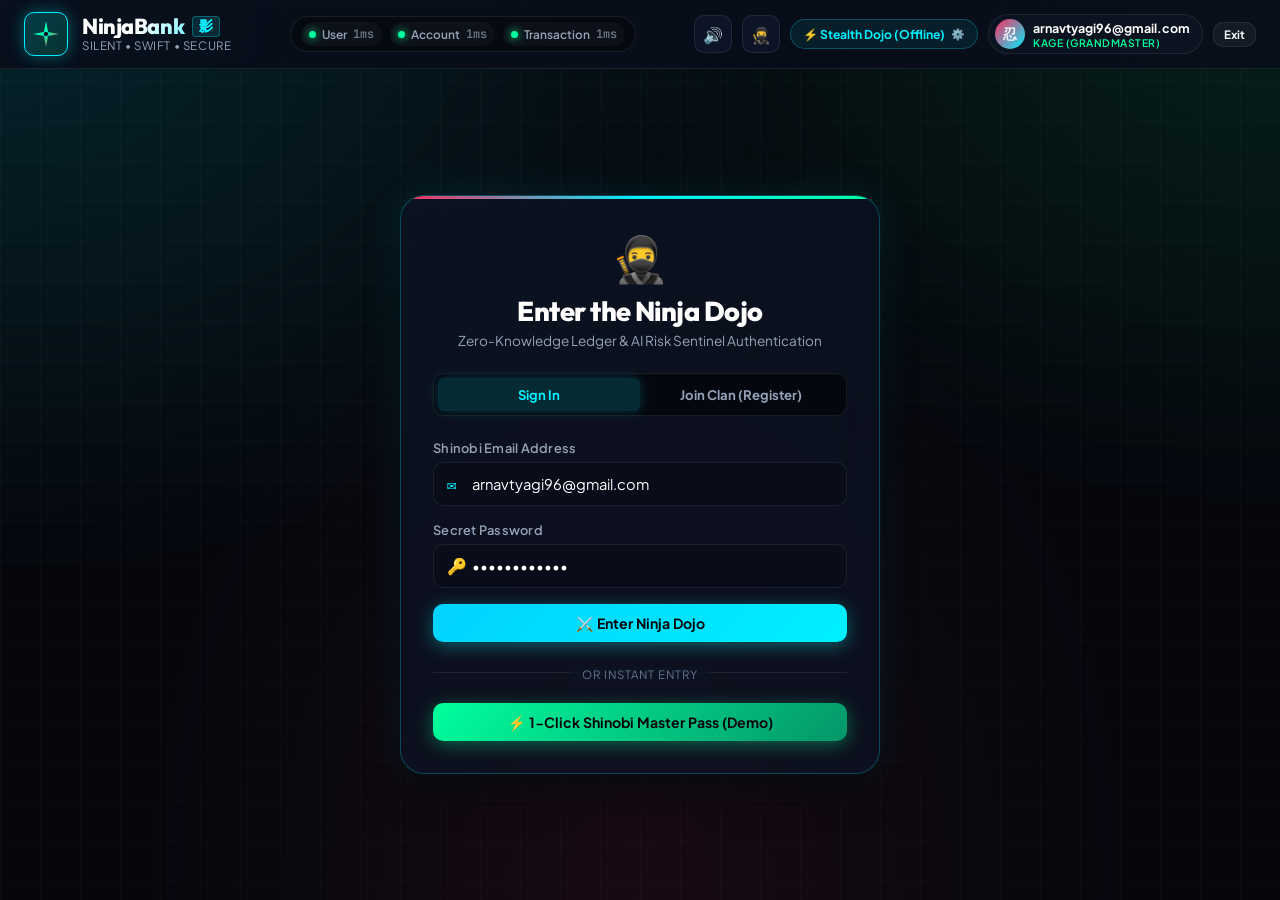
<file: index.html>
<!DOCTYPE html>
<html lang="en">
<head>
  <meta charset="UTF-8">
  <meta name="viewport" content="width=device-width, initial-scale=1.0">
  <title>NinjaBank 🥷 - Autonomous Shinobi Banking & Risk Sentinel</title>
  <meta name="description" content="Next-generation stealth core banking platform featuring double-entry ledger, deterministic AI risk engine, and microservices architecture.">
  <link rel="stylesheet" href="./css/ninja.css?v=5.0">
  <link rel="icon" href="data:image/svg+xml,<svg xmlns=%22http://www.w3.org/2000/svg%22 viewBox=%220 0 100 100%22><text y=%22.9em%22 font-size=%2290%22>🥷</text></svg>">
</head>
<body>

  <!-- ========================================================================= -->
  <!-- TOP STICKY SHINOBI NAVBAR                                                 -->
  <!-- ========================================================================= -->
  <header class="ninja-navbar" id="main-ninja-navbar">
    
    <!-- Brand / Dojo Crest -->
    <a href="#dashboard" class="brand-section" id="brand-home-link">
      <div class="ninja-shuriken-badge">
        <svg class="shuriken-icon" viewBox="0 0 100 100" fill="none" xmlns="http://www.w3.org/2000/svg">
          <path d="M50 0 L58 42 L100 50 L58 58 L50 100 L42 58 L0 50 L42 42 Z" fill="url(#shurikenGrad)"/>
          <circle cx="50" cy="50" r="10" fill="#05070d" stroke="#00f0ff" stroke-width="3"/>
          <defs>
            <linearGradient id="shurikenGrad" x1="0%" y1="0%" x2="100%" y2="100%">
              <stop offset="0%" stop-color="#00f0ff"/>
              <stop offset="50%" stop-color="#00ff9d"/>
              <stop offset="100%" stop-color="#ff2a5f"/>
            </linearGradient>
          </defs>
        </svg>
      </div>
      <div class="brand-text">
        <h1>NinjaBank <span class="kanji-mark">影</span></h1>
        <div class="brand-motto">Silent • Swift • Secure</div>
      </div>
    </a>

    <!-- Microservices Topology Cluster Beacons -->
    <div class="cluster-topology-pills" id="cluster-topology-nodes">
      <div class="node-pill" id="pill-user-service" title="User Service (Port 8081 / Neon Auth)">
        <span class="status-beacon" id="beacon-user"></span>
        <span>User</span>
        <span class="font-mono text-xs" id="lat-user" style="opacity: 0.7;">1ms</span>
      </div>
      <div class="node-pill" id="pill-account-service" title="Account Service (Port 8083 / Core Ledger)">
        <span class="status-beacon" id="beacon-account"></span>
        <span>Account</span>
        <span class="font-mono text-xs" id="lat-account" style="opacity: 0.7;">1ms</span>
      </div>
      <div class="node-pill" id="pill-txn-service" title="Transaction Service (Port 8082 / Risk Engine)">
        <span class="status-beacon" id="beacon-txn"></span>
        <span>Transaction</span>
        <span class="font-mono text-xs" id="lat-txn" style="opacity: 0.7;">1ms</span>
      </div>
    </div>

    <!-- Nav Controls (Sound FX, Stealth Mode, Gateway Switcher, User Badge) -->
    <div class="nav-actions">
      
      <!-- Audio Toggle -->
      <button class="btn-icon-ninja" id="btn-toggle-sound" title="Toggle Shinobi Audio FX">
        <span id="sound-icon">🔊</span>
      </button>

      <!-- Stealth Cloak Toggle -->
      <button class="btn-icon-ninja" id="btn-toggle-stealth" title="Toggle Shadow Cloak (Hide/Show Balances)">
        <span>🥷</span>
      </button>

      <!-- Gateway Selector -->
      <button class="gateway-chip" id="btn-gateway-selector" title="Switch Service Realms (Local / Cloud / Dojo)">
        <span id="gateway-current-label">⚡ Stealth Dojo (Offline)</span>
        <span style="font-size: 0.68rem;">⚙️</span>
      </button>

      <!-- User Dojo Pill -->
      <div class="user-dojo-badge" id="user-header-pill">
        <div class="user-avatar-circle">忍</div>
        <div class="user-dojo-info">
          <span class="user-dojo-name" id="header-user-email">arnavtyagi96@gmail.com</span>
          <span class="user-dojo-rank" id="header-user-rank">Kage (Grandmaster)</span>
        </div>
      </div>

      <!-- Sign Out -->
      <button class="btn-ninja btn-ninja-ghost btn-xs" id="btn-logout" title="Exit Dojo Session">
        Exit
      </button>
    </div>

  </header>

  <!-- ========================================================================= -->
  <!-- SCREEN 1: SHINOBI AUTHENTICATION SHRINE (USER SERVICE)                    -->
  <!-- ========================================================================= -->
  <main class="auth-viewport" id="auth-viewport" style="display: none;">
    <div class="auth-shrine">
      
      <!-- Header Banner -->
      <div class="auth-banner-header">
        <div class="auth-emblem">🥷</div>
        <h2>Enter the Ninja Dojo</h2>
        <p>Zero-Knowledge Ledger & AI Risk Sentinel Authentication</p>
      </div>

      <!-- Tab Switcher -->
      <div class="auth-tabs-bar">
        <button type="button" class="auth-tab-item active" id="tab-auth-signin">Sign In</button>
        <button type="button" class="auth-tab-item" id="tab-auth-signup">Join Clan (Register)</button>
      </div>

      <!-- FORM 1: SIGN IN -->
      <form id="form-ninja-signin" class="auth-form-panel active">
        <div class="form-group">
          <label class="form-label" for="signin-email">Shinobi Email Address</label>
          <div class="input-icon-ninja">
            <span class="input-icon-glyph">✉</span>
            <input type="email" id="signin-email" class="form-control-ninja" value="arnavtyagi96@gmail.com" placeholder="name@domain.com" required>
          </div>
        </div>

        <div class="form-group">
          <label class="form-label" for="signin-password">Secret Password</label>
          <div class="input-icon-ninja">
            <span class="input-icon-glyph">🔑</span>
            <input type="password" id="signin-password" class="form-control-ninja" value="Banking@1234" placeholder="Enter password" required>
          </div>
        </div>

        <button type="submit" class="btn-ninja btn-ninja-primary w-100" id="btn-signin-submit">
          ⚔️ Enter Ninja Dojo
        </button>

        <div class="auth-divider-line">
          <span>OR INSTANT ENTRY</span>
        </div>

        <button type="button" class="btn-ninja btn-ninja-emerald w-100" id="btn-dojo-visitor-pass">
          ⚡ 1-Click Shinobi Master Pass (Demo)
        </button>
      </form>

      <!-- FORM 2: SIGN UP -->
      <form id="form-ninja-signup" class="auth-form-panel">
        <div style="display: grid; grid-template-columns: 1fr 1fr; gap: 12px;">
          <div class="form-group">
            <label class="form-label" for="signup-firstname">First Name</label>
            <input type="text" id="signup-firstname" class="form-control-ninja" value="Arnav" required>
          </div>
          <div class="form-group">
            <label class="form-label" for="signup-lastname">Last Name</label>
            <input type="text" id="signup-lastname" class="form-control-ninja" value="Tyagi" required>
          </div>
        </div>

        <div class="form-group">
          <label class="form-label" for="signup-email">Email (Brevo OTP Verification)</label>
          <input type="email" id="signup-email" class="form-control-ninja" value="arnavtyagi96@gmail.com" required>
        </div>

        <div class="form-group">
          <label class="form-label" for="signup-password">Master Password</label>
          <input type="password" id="signup-password" class="form-control-ninja" placeholder="Create strong passphrase" required>
        </div>

        <button type="submit" class="btn-ninja btn-ninja-primary w-100" id="btn-signup-submit">
          📜 Register & Dispatch OTP
        </button>
      </form>

      <!-- FORM 3: OTP VERIFICATION -->
      <form id="form-ninja-otp" class="auth-form-panel">
        <div style="text-align: center; margin-bottom: 16px;">
          <div style="font-size: 0.85rem; color: var(--text-muted);">Enter 6-digit verification code sent to:</div>
          <strong id="otp-display-email" style="color: var(--chakra-cyan); font-family: var(--font-mono);">user@domain.com</strong>
        </div>

        <div class="form-group">
          <input type="text" id="otp-input-field" class="form-control-ninja font-mono" maxlength="6" style="text-align: center; font-size: 1.5rem; letter-spacing: 0.3em; font-weight: 800;" placeholder="123456" required>
        </div>

        <button type="submit" class="btn-ninja btn-ninja-emerald w-100">
          ✅ Verify & Activate Vault
        </button>
      </form>

    </div>
  </main>

  <!-- ========================================================================= -->
  <!-- SCREEN 2: SHINOBI BANKING DASHBOARD                                       -->
  <!-- ========================================================================= -->
  <div class="dojo-dashboard-wrapper" id="dashboard-viewport" style="display: none;">
    
    <!-- Hero Banner -->
    <div class="dashboard-hero-header">
      <div class="hero-welcome">
        <h2>Grandmaster Chamber & Vaults <span style="font-size: 1.3rem;">🏯</span></h2>
        <p>Decentralized core banking ledger with real-time shadow risk mitigation.</p>
      </div>
      <div class="ninja-status-indicator">
        <div class="rank-pill">
          <span>⚔️</span>
          <span>RANK: SHINOBI KAGE</span>
        </div>
      </div>
    </div>

    <!-- Main Grid -->
    <div class="dojo-grid-layout">
      
      <!-- ================= LEFT COLUMN: CARD & TRANSFER ================= -->
      <div class="dojo-col-left">

        <!-- 1. HOLOGRAPHIC 3D FLIP NINJA BLACK CARD -->
        <div class="ninja-glass-card">
          <div class="card-top-bar">
            <div class="card-title-combo">
              <h3>💳 Shinobi Black Card</h3>
              <span class="tag-service-badge account" id="card-status-tag">ACTIVE</span>
            </div>
            <button class="btn-ninja btn-ninja-ghost btn-xs" id="btn-flip-card" title="Flip card to inspect CVV & stripe">
              🔄 Flip Card
            </button>
          </div>

          <!-- 3D Card Flipper -->
          <div class="card-flipper-container">
            <div class="ninja-black-card" id="ninja-black-card" title="Click anywhere on card to flip!">
              
              <!-- Card Front -->
              <div class="card-face card-front">
                <div class="card-header-row">
                  <div class="emv-gold-chip"></div>
                  <div class="card-brand-tag">
                    <span>NINJA BANK</span>
                    <span style="font-size: 1.1rem;">🥷</span>
                  </div>
                </div>

                <div class="card-balance-section">
                  <div class="card-balance-lbl">
                    <span>CHAKRA RESERVES (BALANCE)</span>
                    <span style="cursor: pointer;" onclick="toggleStealthMode()" title="Toggle visibility">👁</span>
                  </div>
                  <div class="card-balance-amount" id="card-balance-display">₹1,50,000.00</div>
                </div>

                <div class="card-footer-info">
                  <div>
                    <div class="card-num-masked" id="card-masked-digits">4532 •••• •••• 1001</div>
                    <div class="card-owner-name" id="card-holder-name">Arnav Tyagi</div>
                  </div>
                  <div class="card-expiry-box">
                    <div style="font-size: 0.65rem; color: var(--text-stealth);">EXP</div>
                    <div class="card-expiry-val">09/32</div>
                  </div>
                </div>
              </div>

              <!-- Card Back -->
              <div class="card-face card-back">
                <div class="magnetic-strip"></div>
                <div class="back-content-inner">
                  <div class="signature-cvv-row">
                    <div class="signature-strip">Arnav Tyagi</div>
                    <div class="cvv-box" id="card-cvv-display">907</div>
                  </div>
                  <div class="back-disclaimer">
                    This card is issued by NinjaBank Autonomous Ledger. Unauthorized usage will trigger immediate Jutsu security locks.
                  </div>
                </div>
              </div>

            </div>
          </div>

          <!-- Quick Jutsu Buttons Row -->
          <div class="jutsu-actions-row">
            <div class="jutsu-btn" id="jutsu-btn-deposit" title="Deposit funds into vault">
              <span class="jutsu-glyph">🪙</span>
              <span class="jutsu-label">Summon Gold</span>
            </div>
            <div class="jutsu-btn" id="jutsu-btn-transfer" title="Send money to another account">
              <span class="jutsu-glyph">⚔️</span>
              <span class="jutsu-label">Shadow Send</span>
            </div>
            <div class="jutsu-btn" id="jutsu-btn-lock" title="Freeze or unlock card">
              <span class="jutsu-glyph">🔒</span>
              <span class="jutsu-label">Stealth Lock</span>
            </div>
            <div class="jutsu-btn" id="jutsu-btn-scroll" title="Scroll down to transaction history">
              <span class="jutsu-glyph">📜</span>
              <span class="jutsu-label">Secret Scroll</span>
            </div>
          </div>
        </div>

        <!-- 2. SHADOW TRANSFER (SHURIKEN SEND) WITH LIVE RISK RADAR -->
        <div class="ninja-glass-card">
          <div class="card-top-bar">
            <div class="card-title-combo">
              <h3>⚔️ Shadow Transfer</h3>
              <span class="tag-service-badge txn">TransactionService</span>
            </div>
            <div style="font-size: 0.72rem; color: var(--text-muted); font-family: var(--font-mono);">
              Device: <span id="display-device-id" style="color: var(--chakra-cyan);">DEV-INIT</span>
            </div>
          </div>

          <form id="ninja-transfer-form">
            <div style="display: grid; grid-template-columns: 1fr 1fr; gap: 14px; margin-bottom: 12px;">
              <div class="form-group" style="margin-bottom: 0;">
                <label class="form-label" for="txn-from-account">From Account (Source)</label>
                <input type="text" id="txn-from-account" class="form-control-ninja font-mono" value="ACC-1001" required>
              </div>
              <div class="form-group" style="margin-bottom: 0;">
                <label class="form-label" for="txn-to-account">Receiver Vault</label>
                <input type="text" id="txn-to-account" class="form-control-ninja font-mono" value="ACC-2002" placeholder="e.g. ACC-2002" required>
              </div>
            </div>

            <!-- Quick Beneficiary Chips -->
            <div style="display: flex; gap: 6px; flex-wrap: wrap; margin-bottom: 14px;">
              <span style="font-size: 0.72rem; color: var(--text-stealth); align-self: center;">Frequent:</span>
              <button type="button" class="btn-ninja btn-ninja-ghost btn-xs" data-quick-receiver="ACC-2002">ACC-2002 (Shadow Clan)</button>
              <button type="button" class="btn-ninja btn-ninja-ghost btn-xs" data-quick-receiver="ACC-9999">ACC-9999 (Rogue +35 Risk)</button>
              <button type="button" class="btn-ninja btn-ninja-ghost btn-xs" data-quick-receiver="ACC-5555">ACC-5555 (Imperial)</button>
            </div>

            <!-- Amount Input -->
            <div class="form-group">
              <label class="form-label" for="txn-amount">Transfer Amount (₹ INR)</label>
              <div class="input-icon-ninja">
                <span class="input-icon-glyph">₹</span>
                <input type="number" id="txn-amount" class="form-control-ninja font-mono font-bold text-lg" value="5000" min="1" step="any" required>
              </div>
            </div>

            <!-- Amount Presets -->
            <div style="display: flex; gap: 6px; flex-wrap: wrap; margin-bottom: 18px;">
              <span style="font-size: 0.72rem; color: var(--text-stealth); align-self: center;">Presets:</span>
              <button type="button" class="btn-ninja btn-ninja-ghost btn-xs" data-quick-amount="500">+₹500</button>
              <button type="button" class="btn-ninja btn-ninja-ghost btn-xs" data-quick-amount="2500">+₹2,500</button>
              <button type="button" class="btn-ninja btn-ninja-ghost btn-xs" data-quick-amount="25000">+₹25,000</button>
              <button type="button" class="btn-ninja btn-ninja-ghost btn-xs" data-quick-amount="75000">+₹75,000</button>
              <button type="button" class="btn-ninja btn-ninja-ghost btn-xs" data-quick-amount="150000">+₹1,50,000</button>
            </div>

            <!-- Secret Transaction PIN / Password -->
            <div class="form-group" style="margin-bottom: 18px;">
              <div style="display: flex; justify-content: space-between; align-items: center; margin-bottom: 6px;">
                <label class="form-label" for="txn-security-pin" style="margin-bottom: 0;">
                  🔒 Secret Vault PIN / Password
                </label>
                <span style="font-size: 0.72rem; color: var(--chakra-cyan); font-family: var(--font-mono);">
                  Required for Transfer (Default: 1234)
                </span>
              </div>
              <div class="input-icon-ninja" style="position: relative;">
                <span class="input-icon-glyph">🔑</span>
                <input type="password" id="txn-security-pin" class="form-control-ninja font-mono font-bold" placeholder="Enter 4-digit PIN (default: 1234)" required autocomplete="current-password">
                <button type="button" id="btn-toggle-pin-visibility" title="Show/Hide PIN" style="position: absolute; right: 12px; top: 50%; transform: translateY(-50%); background: none; border: none; color: var(--text-muted); cursor: pointer; font-size: 1.1rem; padding: 4px;">
                  👁️
                </button>
              </div>
            </div>

            <!-- DETERMINISTIC NINJA RISK RADAR & SENTINEL HUD -->
            <div class="sentinel-hud-container">
              <div class="hud-top-meta">
                <div class="hud-radar-label">
                  <div class="radar-sweep-icon"></div>
                  <span>Shinobi Sentinel Radar</span>
                </div>
                <div style="display: flex; align-items: center; gap: 10px;">
                  <div class="score-odometer">
                    <span class="num" id="risk-score-num">18</span>
                    <span class="denom">/100</span>
                  </div>
                  <span class="risk-level-tag low" id="risk-level-badge">LOW RISK</span>
                </div>
              </div>

              <div class="gauge-track-ninja">
                <div class="gauge-fill-ninja" id="risk-gauge-fill" style="width: 18%; background-color: var(--shuriken-green);"></div>
              </div>

              <div class="threshold-ticks-row">
                <span>0-30: LOW (Instant)</span>
                <span>31-80: MEDIUM (Confirm)</span>
                <span>81-100: HIGH (Risk PIN)</span>
              </div>

              <div style="font-size: 0.76rem; color: var(--text-muted); margin-top: 10px;" id="risk-summary-text">
                Chakra flow normal. Swift shadow transfer permitted immediately.
              </div>

              <div class="risk-factors-tray" id="risk-factors-tray">
                <span class="factor-none-tag">✓ No critical risk anomalies detected</span>
              </div>
            </div>

            <button type="submit" class="btn-ninja btn-ninja-primary w-100" id="btn-execute-transfer" style="margin-top: 18px; padding: 13px;">
              ⚔️ Execute Shadow Transfer
            </button>
          </form>
        </div>

      </div>

      <!-- ================= RIGHT COLUMN: SCROLL & SENTINEL PROFILE ================= -->
      <div class="dojo-col-right">

        <!-- 3. SCROLL OF SECRETS: TRANSACTION LEDGER -->
        <div class="ninja-glass-card">
          <div class="card-top-bar">
            <div class="card-title-combo">
              <h3>📜 Scroll of Secrets</h3>
              <span class="tag-service-badge account" id="passbook-count-badge">2 Records</span>
            </div>
            <div class="scroll-header-actions">
              <div class="search-ninja-box">
                <span class="search-glyph">🔍</span>
                <input type="text" id="passbook-search-input" class="form-control-ninja" placeholder="Filter ledger...">
              </div>
              <button class="btn-ninja btn-ninja-ghost btn-xs" id="btn-clear-history" title="Clear local passbook history">
                Clear
              </button>
            </div>
          </div>

          <div class="passbook-scroll-wrapper">
            <table class="ledger-table">
              <thead>
                <tr>
                  <th>ID / Time</th>
                  <th>Type</th>
                  <th>Route</th>
                  <th>Amount</th>
                  <th>Status</th>
                </tr>
              </thead>
              <tbody id="passbook-tbody">
                <!-- Dynamically populated rows -->
              </tbody>
            </table>
          </div>
        </div>

        <!-- 4. SHINOBI DEFENSE MATRIX & ANOMALY RADAR -->
        <div class="ninja-glass-card">
          <div class="card-top-bar">
            <div class="card-title-combo">
              <h3>🛡️ Shinobi Defense Matrix</h3>
              <span class="tag-service-badge risk">AI Sentinel</span>
            </div>
          </div>

          <div style="display: grid; grid-template-columns: 1fr 1fr; gap: 12px; margin-bottom: 16px;">
            <div style="background: rgba(5, 7, 13, 0.6); padding: 12px; border-radius: var(--radius-sm); border: 1px solid var(--border-subtle);">
              <div style="font-size: 0.7rem; color: var(--text-stealth);">SECURITY STATUS</div>
              <div style="font-size: 0.92rem; font-weight: 800; color: var(--shuriken-green); margin-top: 4px;">UNCOMPROMISED</div>
            </div>
            <div style="background: rgba(5, 7, 13, 0.6); padding: 12px; border-radius: var(--radius-sm); border: 1px solid var(--border-subtle);">
              <div style="font-size: 0.7rem; color: var(--text-stealth);">RISK PIN PROTECTION</div>
              <div style="font-size: 0.92rem; font-weight: 800; color: var(--chakra-cyan); margin-top: 4px;">BCRYPT ARMORED</div>
            </div>
          </div>

          <div style="font-size: 0.8rem; color: var(--text-muted); line-height: 1.5; margin-bottom: 14px;">
            Deterministic risk engine models device telemetry, velocity spikes, midnight transfers, and account histories. High risk transactions trigger mandatory secondary PIN verification.
          </div>

          <button class="btn-ninja btn-ninja-ghost btn-sm w-100" onclick="showNinjaToast('🔑 Shinobi Risk PIN is primed with BCrypt hashing', 'success')">
            ⚙️ Configure Secondary Shinobi PIN
          </button>
        </div>

      </div>

    </div>

  </div>

  <!-- ========================================================================= -->
  <!-- MODALS SYSTEM                                                             -->
  <!-- ========================================================================= -->

  <!-- MODAL 0: SHINOBI VAULT PIN / PASSWORD AUTHORIZATION (UPI PIN STYLE) -->
  <div class="modal-veil" id="modal-pin-authorization">
    <div class="modal-scroll-box" style="text-align: center;">
      <button class="modal-close-cross">×</button>
      <div style="font-size: 2.2rem; margin-bottom: 6px;">🔐</div>
      <h3 style="font-size: 1.35rem; color: var(--text-pure); margin-bottom: 6px;">Authorize Vault Transfer</h3>
      <p style="font-size: 0.85rem; color: var(--text-muted); margin-bottom: 16px;">
        Enter your secret 4-digit PIN or password to release funds from vault.
      </p>

      <!-- Transfer Summary Pill -->
      <div style="background: rgba(14, 165, 233, 0.08); border: 1px solid rgba(14, 165, 233, 0.25); border-radius: var(--radius-sm); padding: 12px; margin-bottom: 16px; text-align: left;">
        <div style="display: flex; justify-content: space-between; margin-bottom: 6px;">
          <span style="font-size: 0.75rem; color: var(--text-muted);">TRANSFER AMOUNT:</span>
          <strong id="auth-modal-amount" style="font-family: var(--font-cyber); color: var(--shuriken-green); font-size: 1.05rem;">₹5,000.00</strong>
        </div>
        <div style="display: flex; justify-content: space-between;">
          <span style="font-size: 0.75rem; color: var(--text-muted);">TARGET VAULT:</span>
          <strong id="auth-modal-target" style="font-family: var(--font-mono); color: var(--text-pure);">ACC-2002</strong>
        </div>
      </div>

      <div class="form-group" style="text-align: left; margin-bottom: 18px;">
        <label class="form-label" for="auth-modal-pin-input">Secret Vault PIN / Password</label>
        <div class="input-icon-ninja" style="position: relative;">
          <span class="input-icon-glyph">🔑</span>
          <input type="password" id="auth-modal-pin-input" class="form-control-ninja font-mono font-bold text-center text-lg" placeholder="••••" maxlength="32" autofocus>
          <button type="button" id="btn-toggle-modal-pin" title="Show/Hide PIN" style="position: absolute; right: 12px; top: 50%; transform: translateY(-50%); background: none; border: none; color: var(--text-muted); cursor: pointer; font-size: 1.1rem; padding: 4px;">
            👁️
          </button>
        </div>
        <div style="font-size: 0.72rem; color: var(--text-stealth); margin-top: 6px;">
          Default demo PIN is <strong style="color: var(--chakra-cyan);">1234</strong> or your account password.
        </div>
      </div>

      <div style="display: flex; gap: 10px;">
        <button type="button" class="btn-ninja btn-ninja-ghost w-100" id="btn-auth-pin-cancel">Abort</button>
        <button type="button" class="btn-ninja btn-ninja-primary w-100" id="btn-auth-pin-submit">Authorize &amp; Send ⚔️</button>
      </div>
    </div>
  </div>

  <!-- MODAL 1: MEDIUM RISK CONFIRMATION -->
  <div class="modal-veil" id="modal-confirm-medium">
    <div class="modal-scroll-box">
      <button class="modal-close-cross">×</button>
      <div style="font-size: 2.2rem; text-align: center; margin-bottom: 8px;">⚠️</div>
      <h3 style="text-align: center; font-size: 1.3rem; margin-bottom: 8px;">Medium Risk Confirmation</h3>
      <p style="font-size: 0.85rem; color: var(--text-muted); text-align: center; margin-bottom: 14px;">
        Risk score exceeded standard threshold (31-80). Please explicitly verify your intention before funds leave your vault.
      </p>
      <div id="modal-medium-factors-txt" style="background: rgba(251, 191, 36, 0.12); border: 1px solid rgba(251, 191, 36, 0.35); padding: 10px; border-radius: var(--radius-sm); font-size: 0.78rem; color: var(--kage-gold); margin-bottom: 18px;">
        Triggered Factors: LARGE_TRANSFER
      </div>
      <div style="display: flex; gap: 10px;">
        <button class="btn-ninja btn-ninja-ghost w-100" id="btn-medium-cancel">Abort</button>
        <button class="btn-ninja btn-ninja-primary w-100" id="btn-medium-confirm">Authorize Transfer</button>
      </div>
    </div>
  </div>

  <!-- MODAL 2: HIGH RISK PASSWORD CHALLENGE -->
  <div class="modal-veil" id="modal-high-risk-pwd">
    <div class="modal-scroll-box danger-border">
      <button class="modal-close-cross">×</button>
      <div style="font-size: 2.2rem; text-align: center; margin-bottom: 8px;">🚨</div>
      <h3 style="text-align: center; font-size: 1.3rem; color: var(--katana-crimson); margin-bottom: 8px;">High-Risk Gate Activated</h3>
      <p style="font-size: 0.85rem; color: var(--text-muted); text-align: center; margin-bottom: 16px;">
        Risk score &gt; 80! Due to significant amount or flagged rogue recipient, enter your secondary Shinobi Risk PIN to authorize.
      </p>
      <div class="form-group">
        <label class="form-label">Secondary Shinobi PIN / Passphrase</label>
        <input type="password" id="input-risk-pwd-prompt" class="form-control-ninja" placeholder="Enter PIN (e.g. ninja123)">
      </div>
      <div style="display: flex; gap: 10px; margin-top: 14px;">
        <button class="btn-ninja btn-ninja-ghost w-100" id="btn-high-cancel">Cancel</button>
        <button class="btn-ninja btn-ninja-crimson w-100" id="btn-high-submit">Verify &amp; Disburse</button>
      </div>
    </div>
  </div>

  <!-- MODAL 3: TREASURY GOLD DEPOSIT -->
  <div class="modal-veil" id="modal-treasury-deposit">
    <div class="modal-scroll-box">
      <button class="modal-close-cross">×</button>
      <div style="font-size: 2.2rem; text-align: center; margin-bottom: 8px;">🪙</div>
      <h3 style="text-align: center; font-size: 1.3rem; margin-bottom: 8px;">Summon Treasury Gold</h3>
      <p style="font-size: 0.85rem; color: var(--text-muted); text-align: center; margin-bottom: 16px;">
        Deposit funds into your primary Shinobi Vault (calls AccountService <code>/accounts/{acc}/deposit</code>).
      </p>
      <div class="form-group">
        <label class="form-label">Deposit Amount (₹ INR)</label>
        <input type="number" id="input-deposit-amount" class="form-control-ninja font-mono font-bold" value="25000" min="1" step="any">
      </div>
      <div style="display: flex; gap: 10px; margin-top: 18px;">
        <button class="btn-ninja btn-ninja-ghost w-100" id="btn-deposit-cancel">Cancel</button>
        <button class="btn-ninja btn-ninja-emerald w-100" id="btn-deposit-confirm">Deposit Funds</button>
      </div>
    </div>
  </div>

  <!-- MODAL 4: REALM GATEWAY SELECTOR -->
  <div class="modal-veil" id="modal-realm-gateway">
    <div class="modal-scroll-box">
      <button class="modal-close-cross">×</button>
      <h3 style="font-size: 1.25rem; margin-bottom: 12px; display: flex; align-items: center; gap: 8px;">
        <span>⛩️</span> Shinobi Realm Switcher
      </h3>
      <p style="font-size: 0.82rem; color: var(--text-muted); margin-bottom: 16px;">
        Select your microservice communication layer:
      </p>

      <div style="display: flex; flex-direction: column; gap: 10px; margin-bottom: 18px;">
        <button class="jutsu-btn" style="flex-direction: row; justify-content: flex-start; text-align: left; padding: 14px;" data-set-realm="LOCAL">
          <span style="font-size: 1.6rem; margin-right: 12px;">🖥️</span>
          <div>
            <div style="font-weight: 700; color: var(--text-pure);">Localhost Microservices</div>
            <div style="font-size: 0.72rem; color: var(--text-muted);">User: 8081 • Txn: 8082 • Account: 8083</div>
          </div>
        </button>

        <button class="jutsu-btn" style="flex-direction: row; justify-content: flex-start; text-align: left; padding: 14px;" data-set-realm="CLOUD">
          <span style="font-size: 1.6rem; margin-right: 12px;">☁️</span>
          <div>
            <div style="font-weight: 700; color: var(--text-pure);">Render Cloud Realm</div>
            <div style="font-size: 0.72rem; color: var(--text-muted);">userservice-bank.onrender.com endpoints</div>
          </div>
        </button>

        <button class="jutsu-btn" style="flex-direction: row; justify-content: flex-start; text-align: left; padding: 14px;" data-set-realm="DOJO">
          <span style="font-size: 1.6rem; margin-right: 12px;">⚡</span>
          <div>
            <div style="font-weight: 700; color: var(--chakra-cyan);">Stealth Dojo Simulator (Instant Offline)</div>
            <div style="font-size: 0.72rem; color: var(--text-muted);">Fully resilient, zero network lag, real localStorage state</div>
          </div>
        </button>
      </div>
    </div>
  </div>

  <!-- MODAL 5: TRANSFER SUCCESS RECEIPT -->
  <div class="modal-veil" id="modal-transfer-success">
    <div class="modal-scroll-box" style="text-align: center;">
      <div class="shuriken-success-ring">
        <span>⚡</span>
      </div>
      <h3 style="font-size: 1.4rem; font-weight: 800; color: var(--text-pure); margin-bottom: 4px;">Shadow Transfer Completed!</h3>
      <p style="font-size: 0.85rem; color: var(--text-muted); margin-bottom: 18px;">
        Double-entry ledger entry stamped into the secret scroll.
      </p>

      <div style="background: rgba(5, 7, 13, 0.7); border: 1px solid var(--border-subtle); border-radius: var(--radius-sm); padding: 16px; margin-bottom: 18px; text-align: left;">
        <div style="display: flex; justify-content: space-between; margin-bottom: 8px;">
          <span style="font-size: 0.75rem; color: var(--text-muted);">TRANSACTION ID</span>
          <strong id="receipt-txn-id" style="font-family: var(--font-mono); color: var(--chakra-cyan);">TXN-902184</strong>
        </div>
        <div style="display: flex; justify-content: space-between; margin-bottom: 8px;">
          <span style="font-size: 0.75rem; color: var(--text-muted);">AMOUNT TRANSFERRED</span>
          <strong id="receipt-amount" style="font-family: var(--font-cyber); font-size: 1.15rem; color: var(--shuriken-green);">₹5,000.00</strong>
        </div>
        <div style="display: flex; justify-content: space-between; margin-bottom: 8px;">
          <span style="font-size: 0.75rem; color: var(--text-muted);">RECIPIENT VAULT</span>
          <strong id="receipt-receiver" style="font-family: var(--font-mono); color: var(--text-pure);">ACC-2002</strong>
        </div>
        <div style="display: flex; justify-content: space-between;">
          <span style="font-size: 0.75rem; color: var(--text-muted);">TIME</span>
          <span id="receipt-time" style="font-size: 0.75rem; color: var(--text-stealth);">Just now</span>
        </div>
      </div>

      <button class="btn-ninja btn-ninja-primary w-100" id="btn-success-done" style="padding: 12px;">
        ⚔️ Return to Dojo
      </button>
    </div>
  </div>

  <!-- Toast Notification Tray -->
  <div id="toast-tray"></div>

  <!-- ========================================================================= -->
  <!-- SCRIPTS                                                                   -->
  <!-- ========================================================================= -->
  <script src="./js/ninja-audio.js?v=5.0"></script>
  <script src="./js/app.js?v=5.0"></script>
</body>
</html>
</file>
<file: css/ninja.css>
/* ==========================================================================
   NinjaBank Pro - Shinobi Dark Cyber-Dojo Design System
   Aesthetics: Deep Obsidian, Shuriken Neon Green, Cyber Cyan & Katana Crimson
   ========================================================================== */

@import url('https://fonts.googleapis.com/css2?family=Orbitron:wght@600;800;900&family=Outfit:wght@300;400;500;600;700;800&family=Plus+Jakarta+Sans:wght@400;500;600;700&family=JetBrains+Mono:wght@400;600;700&display=swap');

:root {
  /* Color Palette */
  --bg-void: #05070d;
  --bg-dojo: #090e1a;
  --bg-card: rgba(13, 20, 36, 0.72);
  --bg-card-hover: rgba(19, 29, 53, 0.85);
  --bg-glass: rgba(15, 23, 42, 0.65);
  
  --border-subtle: rgba(255, 255, 255, 0.08);
  --border-ninja: rgba(0, 240, 255, 0.25);
  --border-katana: rgba(255, 42, 95, 0.35);

  --chakra-cyan: #00f0ff;
  --chakra-cyan-glow: rgba(0, 240, 255, 0.35);
  
  --shuriken-green: #00ff9d;
  --shuriken-green-glow: rgba(0, 255, 157, 0.35);
  
  --katana-crimson: #ff2a5f;
  --katana-crimson-glow: rgba(255, 42, 95, 0.35);
  
  --kage-gold: #fbbf24;
  --kage-gold-glow: rgba(251, 191, 36, 0.3);

  --text-pure: #ffffff;
  --text-main: #f1f5f9;
  --text-muted: #94a3b8;
  --text-stealth: #64748b;

  --font-display: 'Outfit', -apple-system, sans-serif;
  --font-cyber: 'Orbitron', monospace;
  --font-sans: 'Plus Jakarta Sans', sans-serif;
  --font-mono: 'JetBrains Mono', monospace;

  --radius-xs: 6px;
  --radius-sm: 10px;
  --radius-md: 16px;
  --radius-lg: 24px;
  --radius-full: 9999px;

  --shadow-dojo: 0 20px 45px -12px rgba(0, 0, 0, 0.75);
  --shadow-neon: 0 0 25px rgba(0, 240, 255, 0.2);
  --transition-fast: all 0.2s cubic-bezier(0.16, 1, 0.3, 1);
  --transition-smooth: all 0.35s cubic-bezier(0.16, 1, 0.3, 1);
}

* {
  margin: 0;
  padding: 0;
  box-sizing: border-box;
  font-family: var(--font-sans);
}

body {
  background-color: var(--bg-void);
  background-image: 
    radial-gradient(at 0% 0%, rgba(0, 240, 255, 0.12) 0px, transparent 45%),
    radial-gradient(at 100% 0%, rgba(0, 255, 157, 0.1) 0px, transparent 40%),
    radial-gradient(at 50% 100%, rgba(255, 42, 95, 0.08) 0px, transparent 55%),
    linear-gradient(rgba(5, 7, 13, 0.94), rgba(5, 7, 13, 0.94));
  background-attachment: fixed;
  color: var(--text-main);
  min-height: 100vh;
  display: flex;
  flex-direction: column;
  overflow-x: hidden;
  position: relative;
}

/* Subtle Ninja Grid Overlay */
body::before {
  content: "";
  position: fixed;
  top: 0; left: 0; right: 0; bottom: 0;
  background-image: 
    linear-gradient(rgba(255, 255, 255, 0.02) 1px, transparent 1px),
    linear-gradient(90deg, rgba(255, 255, 255, 0.02) 1px, transparent 1px);
  background-size: 40px 40px;
  pointer-events: none;
  z-index: 0;
}

/* Typography Defaults */
h1, h2, h3, h4, .brand-title, .auth-title {
  font-family: var(--font-display);
  letter-spacing: -0.02em;
}

.font-cyber { font-family: var(--font-cyber); }
.font-mono { font-family: var(--font-mono); }

/* ==========================================================================
   NAVIGATION BAR & SHINOBI HEADER
   ========================================================================== */

.ninja-navbar {
  position: sticky;
  top: 0;
  z-index: 100;
  background: rgba(9, 14, 26, 0.85);
  backdrop-filter: blur(18px);
  border-bottom: 1px solid var(--border-subtle);
  padding: 12px 24px;
  display: flex;
  align-items: center;
  justify-content: space-between;
  gap: 16px;
}

.brand-section {
  display: flex;
  align-items: center;
  gap: 14px;
  text-decoration: none;
}

.ninja-shuriken-badge {
  width: 44px;
  height: 44px;
  background: linear-gradient(135deg, rgba(0, 240, 255, 0.2), rgba(0, 255, 157, 0.15));
  border: 1px solid var(--chakra-cyan);
  border-radius: var(--radius-sm);
  display: flex;
  align-items: center;
  justify-content: center;
  box-shadow: 0 0 16px var(--chakra-cyan-glow);
  position: relative;
  transition: var(--transition-fast);
}

.ninja-shuriken-badge:hover {
  transform: rotate(45deg) scale(1.08);
}

.shuriken-icon {
  width: 26px;
  height: 26px;
  animation: spinSlow 12s linear infinite;
  transform-origin: center;
}

@keyframes spinSlow {
  from { transform: rotate(0deg); }
  to { transform: rotate(360deg); }
}

@keyframes spinFast {
  from { transform: rotate(0deg); }
  to { transform: rotate(720deg); }
}

.brand-text h1 {
  font-size: 1.35rem;
  font-weight: 800;
  background: linear-gradient(135deg, #ffffff 40%, var(--chakra-cyan));
  -webkit-background-clip: text;
  -webkit-text-fill-color: transparent;
  line-height: 1.1;
  display: flex;
  align-items: center;
  gap: 8px;
}

.kanji-mark {
  font-size: 0.85rem;
  padding: 2px 6px;
  background: rgba(0, 240, 255, 0.12);
  border: 1px solid rgba(0, 240, 255, 0.3);
  border-radius: 4px;
  color: var(--chakra-cyan);
  font-family: var(--font-cyber);
  -webkit-text-fill-color: initial;
}

.brand-motto {
  font-size: 0.72rem;
  color: var(--text-muted);
  letter-spacing: 0.05em;
  text-transform: uppercase;
}

/* Cluster Topology Indicator */
.cluster-topology-pills {
  display: flex;
  align-items: center;
  gap: 8px;
  background: rgba(5, 7, 13, 0.6);
  padding: 5px 10px;
  border-radius: var(--radius-full);
  border: 1px solid var(--border-subtle);
}

.node-pill {
  display: flex;
  align-items: center;
  gap: 6px;
  font-size: 0.74rem;
  font-weight: 600;
  padding: 4px 8px;
  border-radius: var(--radius-full);
  background: rgba(255, 255, 255, 0.03);
  color: var(--text-muted);
  transition: var(--transition-fast);
  cursor: pointer;
}

.node-pill:hover {
  background: rgba(255, 255, 255, 0.08);
  color: var(--text-pure);
}

.status-beacon {
  width: 7px;
  height: 7px;
  border-radius: 50%;
  background: var(--shuriken-green);
  box-shadow: 0 0 8px var(--shuriken-green);
  animation: beaconPulse 2s infinite;
}

.status-beacon.warning {
  background: var(--kage-gold);
  box-shadow: 0 0 8px var(--kage-gold);
}

.status-beacon.danger {
  background: var(--katana-crimson);
  box-shadow: 0 0 8px var(--katana-crimson);
}

@keyframes beaconPulse {
  0%, 100% { opacity: 1; transform: scale(1); }
  50% { opacity: 0.5; transform: scale(0.85); }
}

/* Navbar Controls (Sound, Stealth, Gateway, User) */
.nav-actions {
  display: flex;
  align-items: center;
  gap: 10px;
}

.btn-icon-ninja {
  width: 38px;
  height: 38px;
  border-radius: var(--radius-sm);
  background: rgba(15, 23, 42, 0.8);
  border: 1px solid var(--border-subtle);
  color: var(--text-main);
  display: inline-flex;
  align-items: center;
  justify-content: center;
  cursor: pointer;
  transition: var(--transition-fast);
  font-size: 1rem;
}

.btn-icon-ninja:hover {
  border-color: var(--chakra-cyan);
  background: rgba(0, 240, 255, 0.12);
  color: var(--chakra-cyan);
  transform: translateY(-2px);
}

.btn-icon-ninja.active {
  border-color: var(--katana-crimson);
  background: rgba(255, 42, 95, 0.15);
  color: var(--katana-crimson);
}

.gateway-chip {
  padding: 6px 12px;
  border-radius: var(--radius-full);
  background: rgba(0, 240, 255, 0.08);
  border: 1px solid var(--border-ninja);
  color: var(--chakra-cyan);
  font-size: 0.76rem;
  font-weight: 700;
  display: flex;
  align-items: center;
  gap: 6px;
  cursor: pointer;
  transition: var(--transition-fast);
}

.gateway-chip:hover {
  background: rgba(0, 240, 255, 0.18);
  box-shadow: 0 0 12px var(--chakra-cyan-glow);
}

.user-dojo-badge {
  display: flex;
  align-items: center;
  gap: 8px;
  padding: 4px 12px 4px 6px;
  border-radius: var(--radius-full);
  background: rgba(13, 20, 36, 0.8);
  border: 1px solid var(--border-subtle);
}

.user-avatar-circle {
  width: 30px;
  height: 30px;
  border-radius: 50%;
  background: linear-gradient(135deg, var(--katana-crimson), var(--chakra-cyan));
  display: flex;
  align-items: center;
  justify-content: center;
  font-size: 0.85rem;
  font-weight: bold;
}

.user-dojo-info {
  display: flex;
  flex-direction: column;
}

.user-dojo-name {
  font-size: 0.78rem;
  font-weight: 700;
  color: var(--text-pure);
}

.user-dojo-rank {
  font-size: 0.65rem;
  font-weight: 600;
  color: var(--shuriken-green);
  text-transform: uppercase;
  letter-spacing: 0.05em;
}

/* ==========================================================================
   BUTTONS & INPUTS
   ========================================================================== */

.btn-ninja {
  display: inline-flex;
  align-items: center;
  justify-content: center;
  gap: 8px;
  padding: 10px 20px;
  border-radius: var(--radius-sm);
  font-size: 0.88rem;
  font-weight: 700;
  cursor: pointer;
  border: none;
  outline: none;
  transition: var(--transition-fast);
  position: relative;
  overflow: hidden;
  text-decoration: none;
}

.btn-ninja-primary {
  background: linear-gradient(135deg, #00d2ff, #00f0ff);
  color: #05070d;
  box-shadow: 0 4px 18px rgba(0, 240, 255, 0.35);
}

.btn-ninja-primary:hover {
  transform: translateY(-2px);
  box-shadow: 0 8px 25px rgba(0, 240, 255, 0.55);
}

.btn-ninja-primary:active {
  transform: translateY(0);
}

.btn-ninja-crimson {
  background: linear-gradient(135deg, #ff2a5f, #e11d48);
  color: #ffffff;
  box-shadow: 0 4px 18px var(--katana-crimson-glow);
}

.btn-ninja-crimson:hover {
  transform: translateY(-2px);
  box-shadow: 0 8px 25px rgba(255, 42, 95, 0.6);
}

.btn-ninja-emerald {
  background: linear-gradient(135deg, #00ff9d, #059669);
  color: #05070d;
  box-shadow: 0 4px 18px var(--shuriken-green-glow);
}

.btn-ninja-emerald:hover {
  transform: translateY(-2px);
  box-shadow: 0 8px 25px rgba(0, 255, 157, 0.6);
}

.btn-ninja-ghost {
  background: rgba(255, 255, 255, 0.05);
  border: 1px solid var(--border-subtle);
  color: var(--text-main);
}

.btn-ninja-ghost:hover {
  background: rgba(255, 255, 255, 0.1);
  border-color: rgba(255, 255, 255, 0.2);
  color: var(--text-pure);
  transform: translateY(-2px);
}

.btn-sm {
  padding: 6px 14px;
  font-size: 0.78rem;
}

.btn-xs {
  padding: 4px 10px;
  font-size: 0.72rem;
}

.w-100 { width: 100%; }

/* Form Elements */
.form-group {
  margin-bottom: 16px;
  position: relative;
}

.form-label {
  display: block;
  font-size: 0.8rem;
  font-weight: 600;
  color: var(--text-muted);
  margin-bottom: 6px;
  letter-spacing: 0.02em;
}

.form-control-ninja {
  width: 100%;
  padding: 12px 16px;
  background: rgba(9, 14, 26, 0.85);
  border: 1px solid var(--border-subtle);
  border-radius: var(--radius-sm);
  color: var(--text-pure);
  font-size: 0.92rem;
  transition: var(--transition-fast);
  outline: none;
}

.form-control-ninja:focus {
  border-color: var(--chakra-cyan);
  box-shadow: 0 0 0 3px rgba(0, 240, 255, 0.18);
  background: rgba(13, 20, 36, 0.95);
}

.input-icon-ninja {
  position: relative;
}

.input-icon-ninja input {
  padding-left: 38px;
}

.input-icon-glyph {
  position: absolute;
  left: 14px;
  top: 50%;
  transform: translateY(-50%);
  color: var(--chakra-cyan);
  font-size: 1rem;
  font-family: var(--font-cyber);
  font-weight: bold;
}

/* ==========================================================================
   SCREEN 1: SHINOBI AUTHENTICATION (USER SERVICE)
   ========================================================================== */

.auth-viewport {
  min-height: calc(100vh - 70px);
  display: flex;
  align-items: center;
  justify-content: center;
  padding: 40px 20px;
  position: relative;
  z-index: 1;
}

.auth-shrine {
  width: 100%;
  max-width: 480px;
  background: var(--bg-card);
  border: 1px solid var(--border-ninja);
  border-radius: var(--radius-lg);
  padding: 32px;
  box-shadow: var(--shadow-dojo), 0 0 40px rgba(0, 240, 255, 0.1);
  backdrop-filter: blur(20px);
  position: relative;
  overflow: hidden;
}

.auth-shrine::before {
  content: "";
  position: absolute;
  top: 0; left: 0; right: 0;
  height: 3px;
  background: linear-gradient(90deg, var(--katana-crimson), var(--chakra-cyan), var(--shuriken-green));
}

.auth-banner-header {
  text-align: center;
  margin-bottom: 24px;
}

.auth-emblem {
  font-size: 2.8rem;
  margin-bottom: 8px;
  display: inline-block;
  animation: floatEmblem 3s ease-in-out infinite;
}

@keyframes floatEmblem {
  0%, 100% { transform: translateY(0); }
  50% { transform: translateY(-6px); }
}

.auth-banner-header h2 {
  font-size: 1.7rem;
  font-weight: 800;
  color: var(--text-pure);
  margin-bottom: 4px;
}

.auth-banner-header p {
  font-size: 0.85rem;
  color: var(--text-muted);
}

.auth-tabs-bar {
  display: flex;
  background: rgba(5, 7, 13, 0.8);
  border-radius: var(--radius-sm);
  padding: 4px;
  margin-bottom: 24px;
  border: 1px solid var(--border-subtle);
}

.auth-tab-item {
  flex: 1;
  padding: 8px 12px;
  text-align: center;
  border: none;
  background: transparent;
  color: var(--text-muted);
  font-weight: 700;
  font-size: 0.82rem;
  border-radius: var(--radius-xs);
  cursor: pointer;
  transition: var(--transition-fast);
}

.auth-tab-item.active {
  background: rgba(0, 240, 255, 0.15);
  color: var(--chakra-cyan);
  box-shadow: 0 0 12px rgba(0, 240, 255, 0.2);
}

.auth-form-panel {
  display: none;
}

.auth-form-panel.active {
  display: block;
  animation: fadeIn 0.3s ease;
}

@keyframes fadeIn {
  from { opacity: 0; transform: translateY(6px); }
  to { opacity: 1; transform: translateY(0); }
}

@keyframes shakeError {
  0%, 100% { transform: translateX(0); }
  20%, 60% { transform: translateX(-8px); }
  40%, 80% { transform: translateX(8px); }
}

.shake-error {
  animation: shakeError 0.4s ease-in-out !important;
  border-color: var(--katana-crimson) !important;
  box-shadow: 0 0 14px rgba(255, 42, 109, 0.45) !important;
}

.auth-divider-line {
  position: relative;
  text-align: center;
  margin: 20px 0;
}

.auth-divider-line::before {
  content: "";
  position: absolute;
  top: 50%; left: 0; right: 0;
  height: 1px;
  background: var(--border-subtle);
}

.auth-divider-line span {
  position: relative;
  background: var(--bg-card);
  padding: 0 12px;
  font-size: 0.72rem;
  text-transform: uppercase;
  letter-spacing: 0.08em;
  color: var(--text-stealth);
}

/* ==========================================================================
   SCREEN 2: SHINOBI BANKING DASHBOARD
   ========================================================================== */

.dojo-dashboard-wrapper {
  max-width: 1380px;
  width: 100%;
  margin: 0 auto;
  padding: 24px 20px 60px;
  position: relative;
  z-index: 1;
}

.dashboard-hero-header {
  display: flex;
  align-items: center;
  justify-content: space-between;
  margin-bottom: 24px;
  padding-bottom: 16px;
  border-bottom: 1px solid var(--border-subtle);
  flex-wrap: wrap;
  gap: 16px;
}

.hero-welcome h2 {
  font-size: 1.8rem;
  font-weight: 800;
  display: flex;
  align-items: center;
  gap: 10px;
}

.hero-welcome p {
  font-size: 0.88rem;
  color: var(--text-muted);
}

.ninja-status-indicator {
  display: flex;
  align-items: center;
  gap: 12px;
}

.rank-pill {
  padding: 6px 14px;
  border-radius: var(--radius-full);
  background: linear-gradient(135deg, rgba(251, 191, 36, 0.15), rgba(255, 42, 95, 0.15));
  border: 1px solid rgba(251, 191, 36, 0.4);
  color: var(--kage-gold);
  font-size: 0.78rem;
  font-weight: 800;
  letter-spacing: 0.04em;
  display: flex;
  align-items: center;
  gap: 6px;
}

/* Dashboard Columns Grid */
.dojo-grid-layout {
  display: grid;
  grid-template-columns: 1.15fr 0.85fr;
  gap: 24px;
}

@media (max-width: 1024px) {
  .dojo-grid-layout {
    grid-template-columns: 1fr;
  }
}

/* Glassmorphism Card System */
.ninja-glass-card {
  background: var(--bg-card);
  border: 1px solid var(--border-subtle);
  border-radius: var(--radius-md);
  padding: 24px;
  box-shadow: var(--shadow-dojo);
  backdrop-filter: blur(16px);
  position: relative;
  transition: var(--transition-fast);
  margin-bottom: 24px;
}

.ninja-glass-card:hover {
  border-color: rgba(255, 255, 255, 0.15);
}

.card-top-bar {
  display: flex;
  align-items: center;
  justify-content: space-between;
  margin-bottom: 18px;
}

.card-title-combo {
  display: flex;
  align-items: center;
  gap: 10px;
}

.card-title-combo h3 {
  font-size: 1.1rem;
  font-weight: 700;
  color: var(--text-pure);
}

.tag-service-badge {
  font-size: 0.68rem;
  font-weight: 700;
  padding: 3px 8px;
  border-radius: var(--radius-full);
  text-transform: uppercase;
  letter-spacing: 0.04em;
}

.tag-service-badge.account {
  background: rgba(0, 255, 157, 0.12);
  border: 1px solid rgba(0, 255, 157, 0.3);
  color: var(--shuriken-green);
}

.tag-service-badge.txn {
  background: rgba(0, 240, 255, 0.12);
  border: 1px solid rgba(0, 240, 255, 0.3);
  color: var(--chakra-cyan);
}

.tag-service-badge.risk {
  background: rgba(255, 42, 95, 0.15);
  border: 1px solid rgba(255, 42, 95, 0.3);
  color: var(--katana-crimson);
}

/* ==========================================================================
   HOLOGRAPHIC 3D FLIP NINJA BLACK CARD
   ========================================================================== */

.card-flipper-container {
  perspective: 1000px;
  margin-bottom: 20px;
}

.ninja-black-card {
  width: 100%;
  max-width: 460px;
  height: 245px;
  margin: 0 auto;
  border-radius: var(--radius-lg);
  position: relative;
  transform-style: preserve-3d;
  transition: transform 0.7s cubic-bezier(0.175, 0.885, 0.32, 1.275);
  cursor: pointer;
}

.ninja-black-card.flipped {
  transform: rotateY(180deg);
}

.card-face {
  position: absolute;
  width: 100%;
  height: 100%;
  border-radius: var(--radius-lg);
  backface-visibility: hidden;
  padding: 22px 26px;
  display: flex;
  flex-direction: column;
  justify-content: space-between;
  overflow: hidden;
  border: 1px solid rgba(0, 240, 255, 0.3);
  box-shadow: 0 16px 36px -10px rgba(0, 0, 0, 0.9), 0 0 25px rgba(0, 240, 255, 0.15);
}

.card-front {
  background: 
    linear-gradient(135deg, rgba(13, 20, 36, 0.95), rgba(5, 7, 13, 0.98)),
    radial-gradient(at 0% 0%, rgba(0, 240, 255, 0.25) 0, transparent 60%);
}

.card-front::after {
  content: "影";
  position: absolute;
  right: -10px;
  bottom: -20px;
  font-size: 10rem;
  font-family: var(--font-cyber);
  font-weight: 900;
  color: rgba(255, 255, 255, 0.03);
  pointer-events: none;
}

.card-header-row {
  display: flex;
  align-items: center;
  justify-content: space-between;
  position: relative;
  z-index: 2;
}

.emv-gold-chip {
  width: 44px;
  height: 32px;
  background: linear-gradient(135deg, #ffd700, #ffae00, #d4af37);
  border-radius: 6px;
  box-shadow: inset 0 0 4px rgba(0, 0, 0, 0.4), 0 2px 6px rgba(0,0,0,0.5);
  position: relative;
  overflow: hidden;
}

.emv-gold-chip::before {
  content: "";
  position: absolute;
  top: 50%; left: 0; right: 0;
  height: 1px;
  background: rgba(0, 0, 0, 0.3);
}

.card-brand-tag {
  display: flex;
  align-items: center;
  gap: 6px;
  font-family: var(--font-cyber);
  font-size: 0.85rem;
  font-weight: 800;
  color: var(--chakra-cyan);
  letter-spacing: 0.1em;
}

.card-balance-section {
  position: relative;
  z-index: 2;
  margin: 6px 0;
}

.card-balance-lbl {
  font-size: 0.72rem;
  color: var(--text-muted);
  text-transform: uppercase;
  letter-spacing: 0.08em;
  display: flex;
  align-items: center;
  gap: 8px;
}

.card-balance-amount {
  font-family: var(--font-cyber);
  font-size: 1.85rem;
  font-weight: 800;
  color: var(--text-pure);
  letter-spacing: 0.02em;
  text-shadow: 0 0 15px var(--chakra-cyan-glow);
}

.card-footer-info {
  display: flex;
  align-items: flex-end;
  justify-content: space-between;
  position: relative;
  z-index: 2;
}

.card-num-masked {
  font-family: var(--font-mono);
  font-size: 1rem;
  letter-spacing: 0.15em;
  color: #e2e8f0;
  margin-bottom: 4px;
}

.card-owner-name {
  font-size: 0.78rem;
  font-weight: 700;
  text-transform: uppercase;
  letter-spacing: 0.08em;
  color: var(--text-muted);
}

.card-expiry-box {
  text-align: right;
}

.card-expiry-val {
  font-family: var(--font-mono);
  font-size: 0.85rem;
  font-weight: 700;
  color: var(--text-pure);
}

/* Card Back */
.card-back {
  background: linear-gradient(135deg, #090e1a, #05070d);
  transform: rotateY(180deg);
  padding: 20px 0;
}

.magnetic-strip {
  width: 100%;
  height: 42px;
  background: #020408;
  margin-bottom: 20px;
}

.back-content-inner {
  padding: 0 26px;
}

.signature-cvv-row {
  display: flex;
  align-items: center;
  gap: 12px;
  margin-bottom: 16px;
}

.signature-strip {
  flex: 1;
  height: 34px;
  background: #cbd5e1;
  border-radius: 4px;
  display: flex;
  align-items: center;
  padding-left: 10px;
  font-family: 'Brush Script MT', cursive, sans-serif;
  color: #1e293b;
  font-size: 1.1rem;
}

.cvv-box {
  width: 50px;
  height: 34px;
  background: #ffffff;
  color: #0f172a;
  border-radius: 4px;
  display: flex;
  align-items: center;
  justify-content: center;
  font-family: var(--font-mono);
  font-weight: 800;
  font-size: 0.9rem;
}

.back-disclaimer {
  font-size: 0.65rem;
  color: var(--text-stealth);
  line-height: 1.3;
}

/* Stealth Cloak Filter for Card */
.stealth-active .card-balance-amount,
.stealth-active .card-num-masked,
.stealth-active .vault-stat-num {
  filter: blur(8px);
  user-select: none;
  transition: filter 0.3s ease;
}

.stealth-active .card-balance-amount:hover,
.stealth-active .card-num-masked:hover {
  filter: blur(0);
}

/* Quick Jutsu Action Buttons Row */
.jutsu-actions-row {
  display: grid;
  grid-template-columns: repeat(4, 1fr);
  gap: 10px;
  margin-top: 14px;
}

.jutsu-btn {
  background: rgba(15, 23, 42, 0.7);
  border: 1px solid var(--border-subtle);
  border-radius: var(--radius-sm);
  padding: 12px 8px;
  display: flex;
  flex-direction: column;
  align-items: center;
  justify-content: center;
  gap: 6px;
  color: var(--text-main);
  cursor: pointer;
  transition: var(--transition-fast);
  text-align: center;
}

.jutsu-btn:hover {
  background: rgba(0, 240, 255, 0.1);
  border-color: var(--chakra-cyan);
  color: var(--chakra-cyan);
  transform: translateY(-3px);
  box-shadow: 0 6px 16px rgba(0, 240, 255, 0.2);
}

.jutsu-glyph {
  font-size: 1.25rem;
}

.jutsu-label {
  font-size: 0.72rem;
  font-weight: 700;
  letter-spacing: 0.02em;
}

/* ==========================================================================
   DETERMINISTIC NINJA RISK RADAR & SENTINEL HUD
   ========================================================================== */

.sentinel-hud-container {
  background: rgba(5, 7, 13, 0.75);
  border: 1px solid var(--border-subtle);
  border-radius: var(--radius-md);
  padding: 20px;
  margin-top: 18px;
  position: relative;
  overflow: hidden;
}

.sentinel-hud-container::before {
  content: "";
  position: absolute;
  top: 0; left: 0; width: 4px; height: 100%;
  background: var(--chakra-cyan);
}

.hud-top-meta {
  display: flex;
  align-items: center;
  justify-content: space-between;
  margin-bottom: 14px;
}

.hud-radar-label {
  display: flex;
  align-items: center;
  gap: 8px;
  font-family: var(--font-cyber);
  font-size: 0.78rem;
  font-weight: 800;
  color: var(--chakra-cyan);
  text-transform: uppercase;
  letter-spacing: 0.08em;
}

.radar-sweep-icon {
  width: 14px;
  height: 14px;
  border-radius: 50%;
  border: 2px solid var(--chakra-cyan);
  position: relative;
}

.radar-sweep-icon::after {
  content: "";
  position: absolute;
  top: 0; left: 0; width: 100%; height: 100%;
  border-radius: 50%;
  border-top: 2px solid #ffffff;
  animation: spinSlow 1.5s linear infinite;
}

.score-odometer {
  display: flex;
  align-items: baseline;
  gap: 4px;
}

.score-odometer .num {
  font-family: var(--font-cyber);
  font-size: 1.7rem;
  font-weight: 900;
  color: var(--text-pure);
}

.score-odometer .denom {
  font-size: 0.8rem;
  color: var(--text-muted);
}

.risk-level-tag {
  font-family: var(--font-cyber);
  font-size: 0.72rem;
  font-weight: 800;
  padding: 4px 10px;
  border-radius: var(--radius-full);
  letter-spacing: 0.06em;
  display: inline-block;
}

.risk-level-tag.low {
  background: rgba(0, 255, 157, 0.15);
  border: 1px solid var(--shuriken-green);
  color: var(--shuriken-green);
  box-shadow: 0 0 10px var(--shuriken-green-glow);
}

.risk-level-tag.medium {
  background: rgba(251, 191, 36, 0.15);
  border: 1px solid var(--kage-gold);
  color: var(--kage-gold);
  box-shadow: 0 0 10px var(--kage-gold-glow);
}

.risk-level-tag.high {
  background: rgba(255, 42, 95, 0.18);
  border: 1px solid var(--katana-crimson);
  color: var(--katana-crimson);
  box-shadow: 0 0 12px var(--katana-crimson-glow);
  animation: dangerPulse 1.2s infinite;
}

@keyframes dangerPulse {
  0%, 100% { opacity: 1; }
  50% { opacity: 0.65; }
}

.gauge-track-ninja {
  width: 100%;
  height: 8px;
  background: rgba(255, 255, 255, 0.08);
  border-radius: var(--radius-full);
  overflow: hidden;
  margin: 12px 0 8px;
  position: relative;
}

.gauge-fill-ninja {
  height: 100%;
  width: 15%;
  border-radius: var(--radius-full);
  transition: width 0.5s cubic-bezier(0.16, 1, 0.3, 1), background-color 0.4s ease;
}

.threshold-ticks-row {
  display: flex;
  justify-content: space-between;
  font-size: 0.68rem;
  color: var(--text-stealth);
  font-family: var(--font-mono);
}

.risk-factors-tray {
  margin-top: 12px;
  padding-top: 10px;
  border-top: 1px solid rgba(255, 255, 255, 0.05);
  display: flex;
  flex-wrap: wrap;
  gap: 6px;
  align-items: center;
}

.factor-chip-ninja {
  font-size: 0.72rem;
  font-weight: 600;
  padding: 3px 8px;
  border-radius: var(--radius-xs);
  background: rgba(255, 42, 95, 0.12);
  border: 1px solid rgba(255, 42, 95, 0.35);
  color: var(--katana-crimson);
  display: inline-flex;
  align-items: center;
  gap: 4px;
}

.factor-chip-ninja.warning {
  background: rgba(251, 191, 36, 0.12);
  border-color: rgba(251, 191, 36, 0.35);
  color: var(--kage-gold);
}

.factor-none-tag {
  font-size: 0.72rem;
  color: var(--shuriken-green);
}

/* ==========================================================================
   SCROLL OF SECRETS: TRANSACTION LEDGER
   ========================================================================== */

.scroll-header-actions {
  display: flex;
  align-items: center;
  gap: 10px;
}

.search-ninja-box {
  position: relative;
}

.search-ninja-box input {
  padding: 6px 12px 6px 30px;
  font-size: 0.78rem;
  border-radius: var(--radius-full);
}

.search-glyph {
  position: absolute;
  left: 10px;
  top: 50%;
  transform: translateY(-50%);
  font-size: 0.75rem;
  color: var(--text-muted);
}

.passbook-scroll-wrapper {
  max-height: 400px;
  overflow-y: auto;
  border-radius: var(--radius-sm);
  background: rgba(5, 7, 13, 0.6);
  border: 1px solid var(--border-subtle);
}

.passbook-scroll-wrapper::-webkit-scrollbar {
  width: 6px;
}
.passbook-scroll-wrapper::-webkit-scrollbar-track {
  background: rgba(0, 0, 0, 0.2);
}
.passbook-scroll-wrapper::-webkit-scrollbar-thumb {
  background: var(--border-ninja);
  border-radius: 4px;
}

.ledger-table {
  width: 100%;
  border-collapse: collapse;
  text-align: left;
}

.ledger-table th {
  padding: 12px 14px;
  font-size: 0.72rem;
  font-weight: 700;
  text-transform: uppercase;
  letter-spacing: 0.06em;
  color: var(--text-muted);
  background: rgba(9, 14, 26, 0.95);
  position: sticky;
  top: 0;
  z-index: 5;
  border-bottom: 1px solid var(--border-subtle);
}

.ledger-table td {
  padding: 12px 14px;
  font-size: 0.82rem;
  border-bottom: 1px solid rgba(255, 255, 255, 0.04);
}

.ledger-table tr:hover td {
  background: rgba(0, 240, 255, 0.04);
}

.amount-sent {
  color: var(--katana-crimson);
  font-weight: 700;
  font-family: var(--font-mono);
}

.amount-recv {
  color: var(--shuriken-green);
  font-weight: 700;
  font-family: var(--font-mono);
}

.status-tag-mini {
  font-size: 0.68rem;
  font-weight: 700;
  padding: 2px 6px;
  border-radius: 4px;
  display: inline-block;
}

.status-tag-mini.success {
  background: rgba(0, 255, 157, 0.12);
  color: var(--shuriken-green);
}

.status-tag-mini.flagged {
  background: rgba(255, 42, 95, 0.15);
  color: var(--katana-crimson);
}

/* ==========================================================================
   MODALS SYSTEM (SHADOW CONFIRM, HIGH RISK PASSWORD, DEPOSIT, GATEWAY)
   ========================================================================== */

.modal-veil {
  position: fixed;
  top: 0; left: 0; width: 100vw; height: 100vh;
  background: rgba(5, 7, 13, 0.82);
  backdrop-filter: blur(12px);
  display: none;
  align-items: center;
  justify-content: center;
  z-index: 1000;
  padding: 20px;
}

.modal-veil.active {
  display: flex;
  animation: modalPop 0.25s cubic-bezier(0.16, 1, 0.3, 1);
}

@keyframes modalPop {
  from { opacity: 0; transform: scale(0.92); }
  to { opacity: 1; transform: scale(1); }
}

.modal-scroll-box {
  width: 100%;
  max-width: 480px;
  background: var(--bg-card);
  border: 1px solid var(--border-ninja);
  border-radius: var(--radius-lg);
  padding: 28px;
  box-shadow: var(--shadow-dojo), 0 0 40px rgba(0, 240, 255, 0.15);
  position: relative;
}

.modal-scroll-box.danger-border {
  border-color: var(--katana-crimson);
  box-shadow: var(--shadow-dojo), 0 0 40px rgba(255, 42, 95, 0.25);
}

.modal-close-cross {
  position: absolute;
  top: 18px;
  right: 18px;
  background: transparent;
  border: none;
  color: var(--text-muted);
  font-size: 1.4rem;
  cursor: pointer;
  transition: var(--transition-fast);
}

.modal-close-cross:hover {
  color: var(--text-pure);
  transform: rotate(90deg);
}

/* Animated Shuriken Success Tick */
.shuriken-success-ring {
  width: 72px;
  height: 72px;
  margin: 0 auto 16px;
  border-radius: 50%;
  background: rgba(0, 255, 157, 0.12);
  border: 2px solid var(--shuriken-green);
  display: flex;
  align-items: center;
  justify-content: center;
  font-size: 2.2rem;
  box-shadow: 0 0 25px var(--shuriken-green-glow);
  animation: bounceIn 0.5s cubic-bezier(0.175, 0.885, 0.32, 1.275);
}

@keyframes bounceIn {
  0% { transform: scale(0.3); opacity: 0; }
  60% { transform: scale(1.15); }
  100% { transform: scale(1); opacity: 1; }
}

/* Toast System */
#toast-tray {
  position: fixed;
  bottom: 24px;
  right: 24px;
  z-index: 2000;
  display: flex;
  flex-direction: column;
  gap: 10px;
  pointer-events: none;
}

.ninja-toast {
  padding: 12px 18px;
  border-radius: var(--radius-sm);
  background: rgba(9, 14, 26, 0.95);
  border: 1px solid var(--border-subtle);
  color: var(--text-pure);
  font-size: 0.86rem;
  font-weight: 600;
  box-shadow: 0 10px 30px rgba(0,0,0,0.6);
  backdrop-filter: blur(12px);
  display: flex;
  align-items: center;
  gap: 10px;
  pointer-events: auto;
  animation: slideToast 0.3s cubic-bezier(0.16, 1, 0.3, 1);
  max-width: 380px;
}

.ninja-toast.success {
  border-color: var(--shuriken-green);
  box-shadow: 0 0 20px var(--shuriken-green-glow);
}

.ninja-toast.error {
  border-color: var(--katana-crimson);
  box-shadow: 0 0 20px var(--katana-crimson-glow);
}

.ninja-toast.info {
  border-color: var(--chakra-cyan);
  box-shadow: 0 0 20px var(--chakra-cyan-glow);
}

@keyframes slideToast {
  from { transform: translateX(100px); opacity: 0; }
  to { transform: translateX(0); opacity: 1; }
}
</file>
